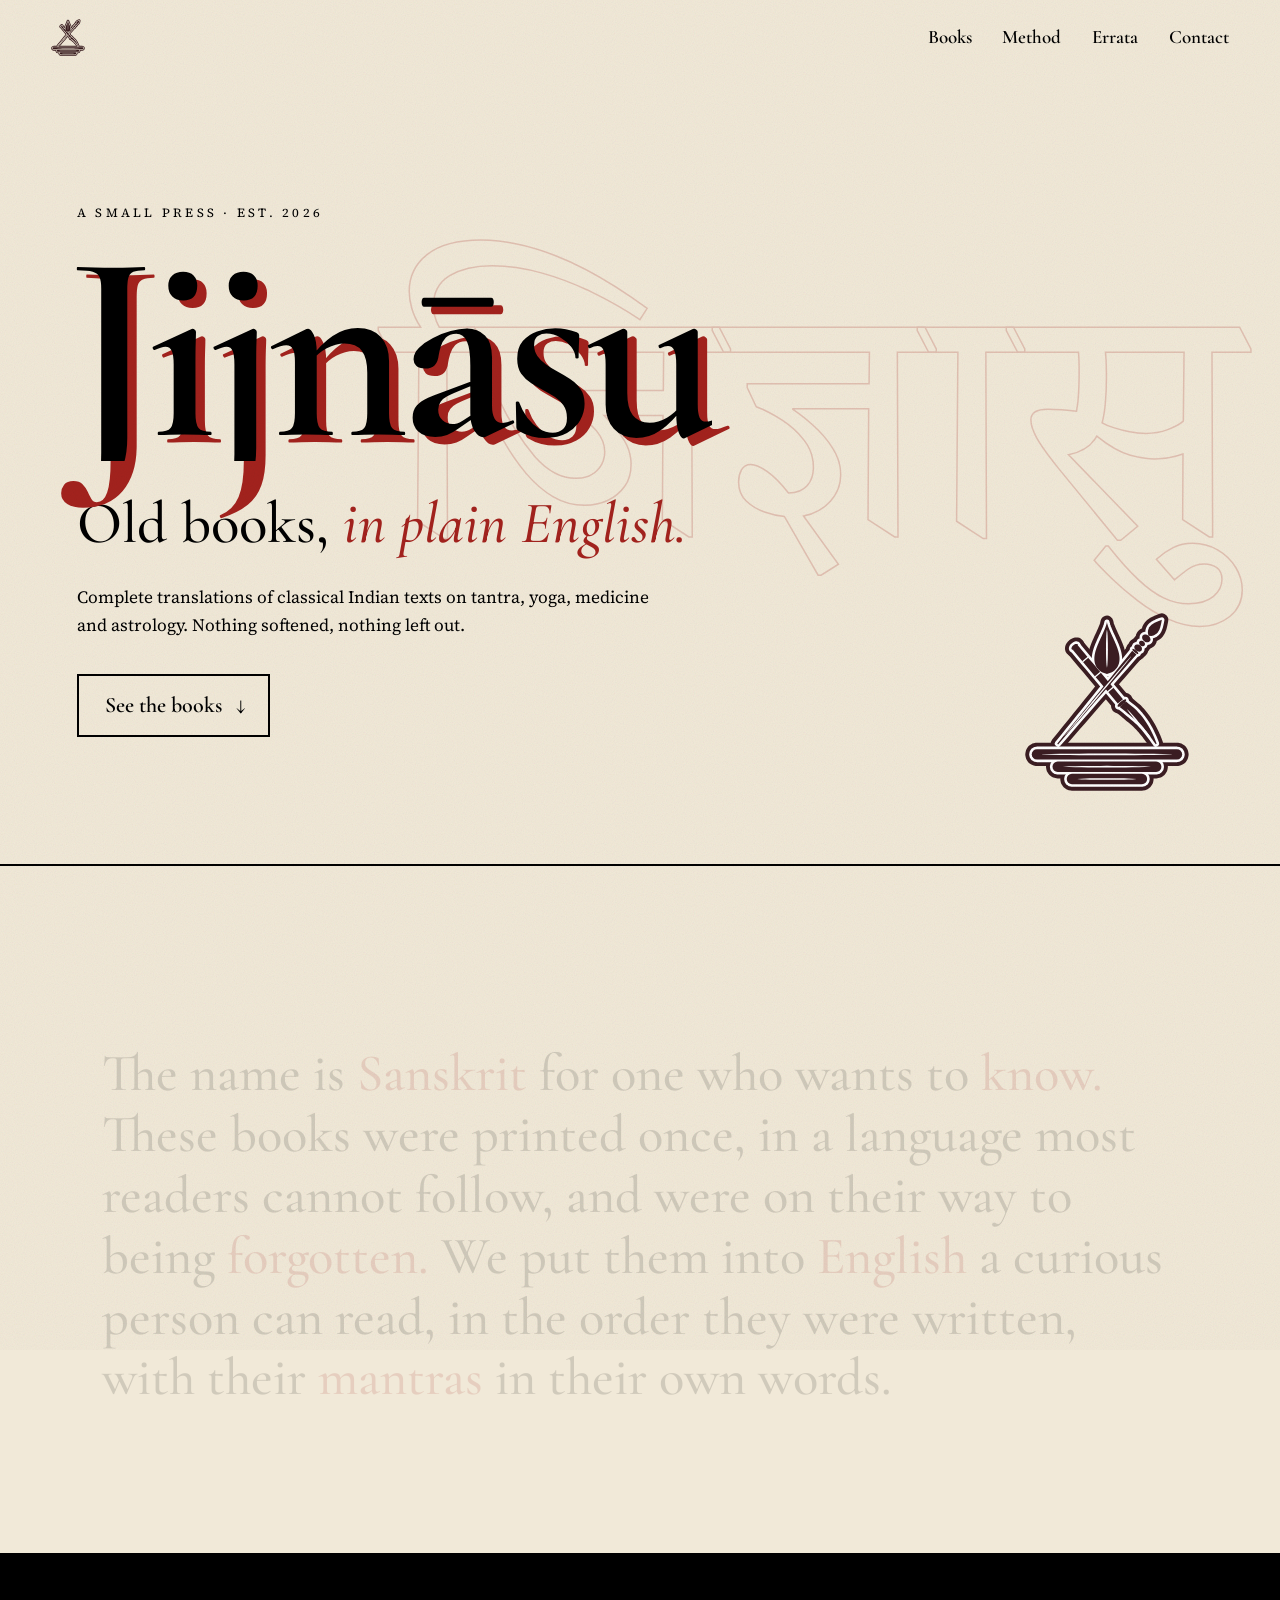
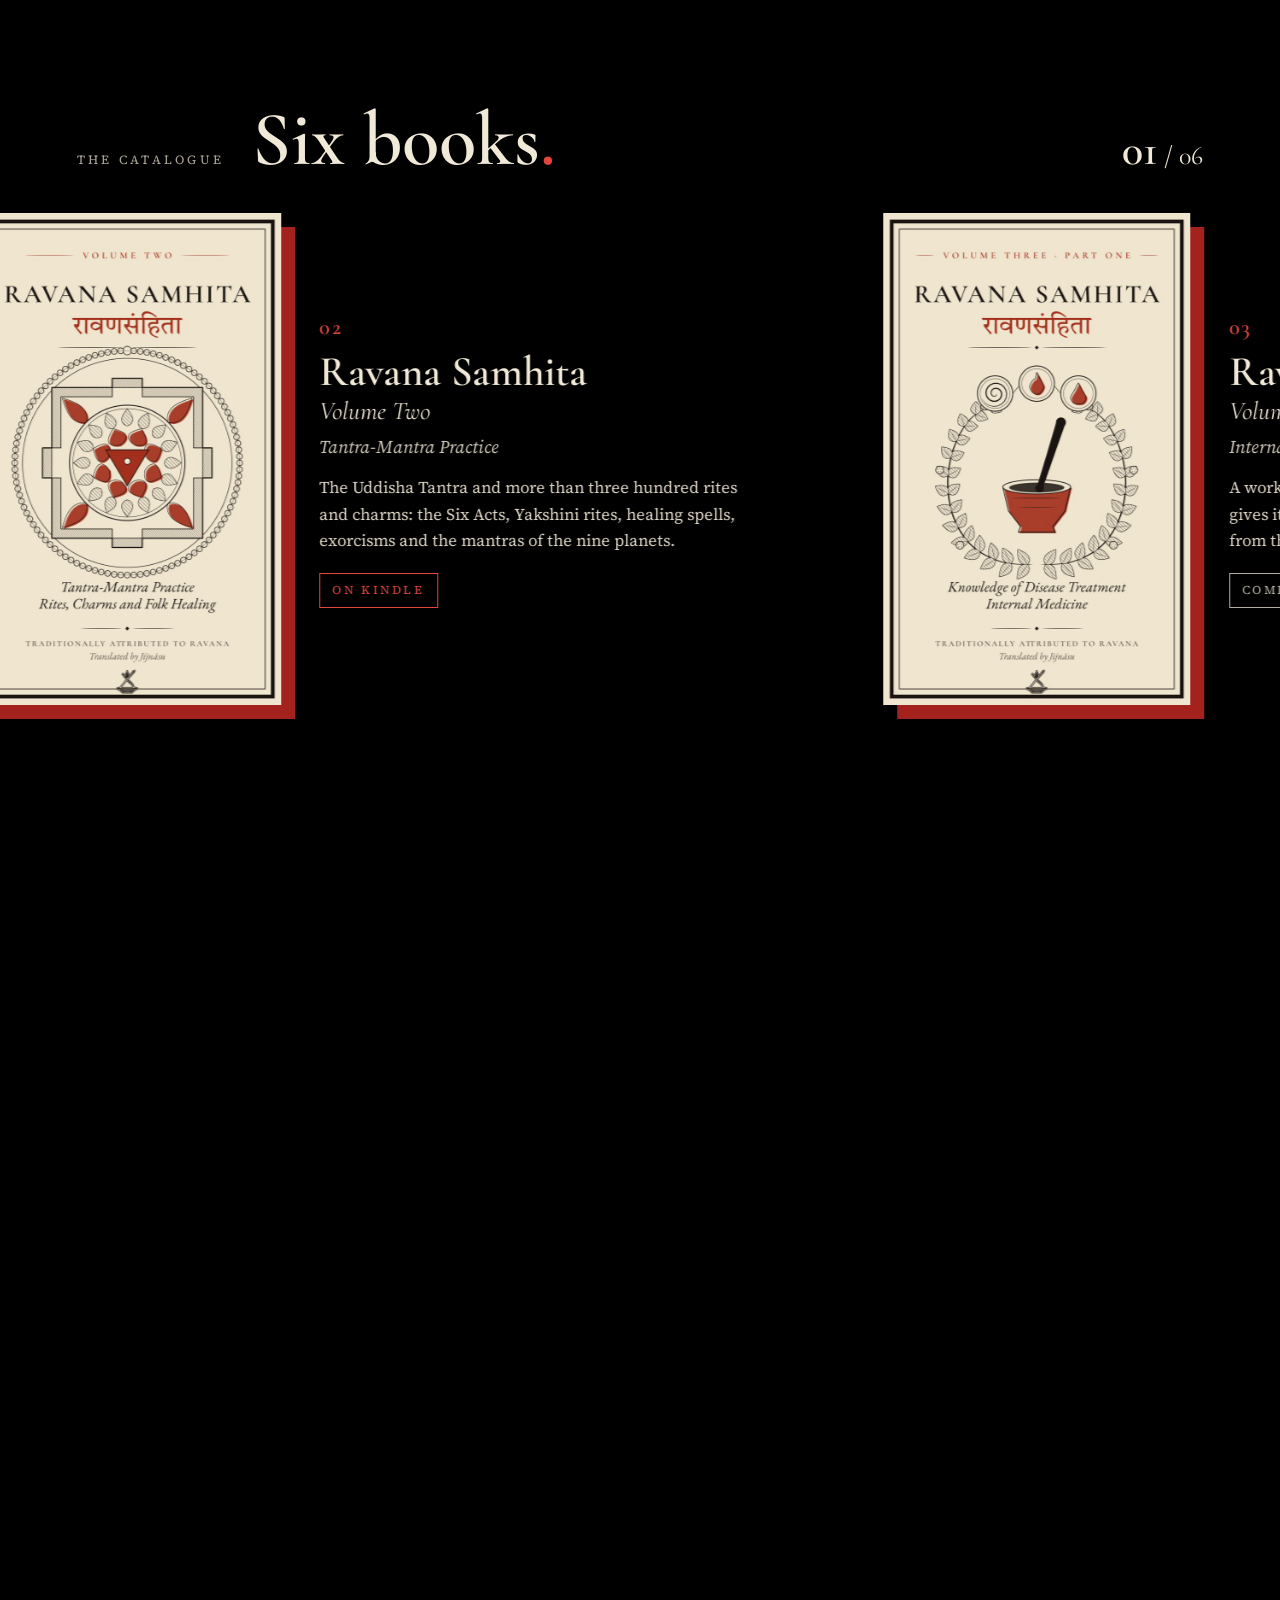
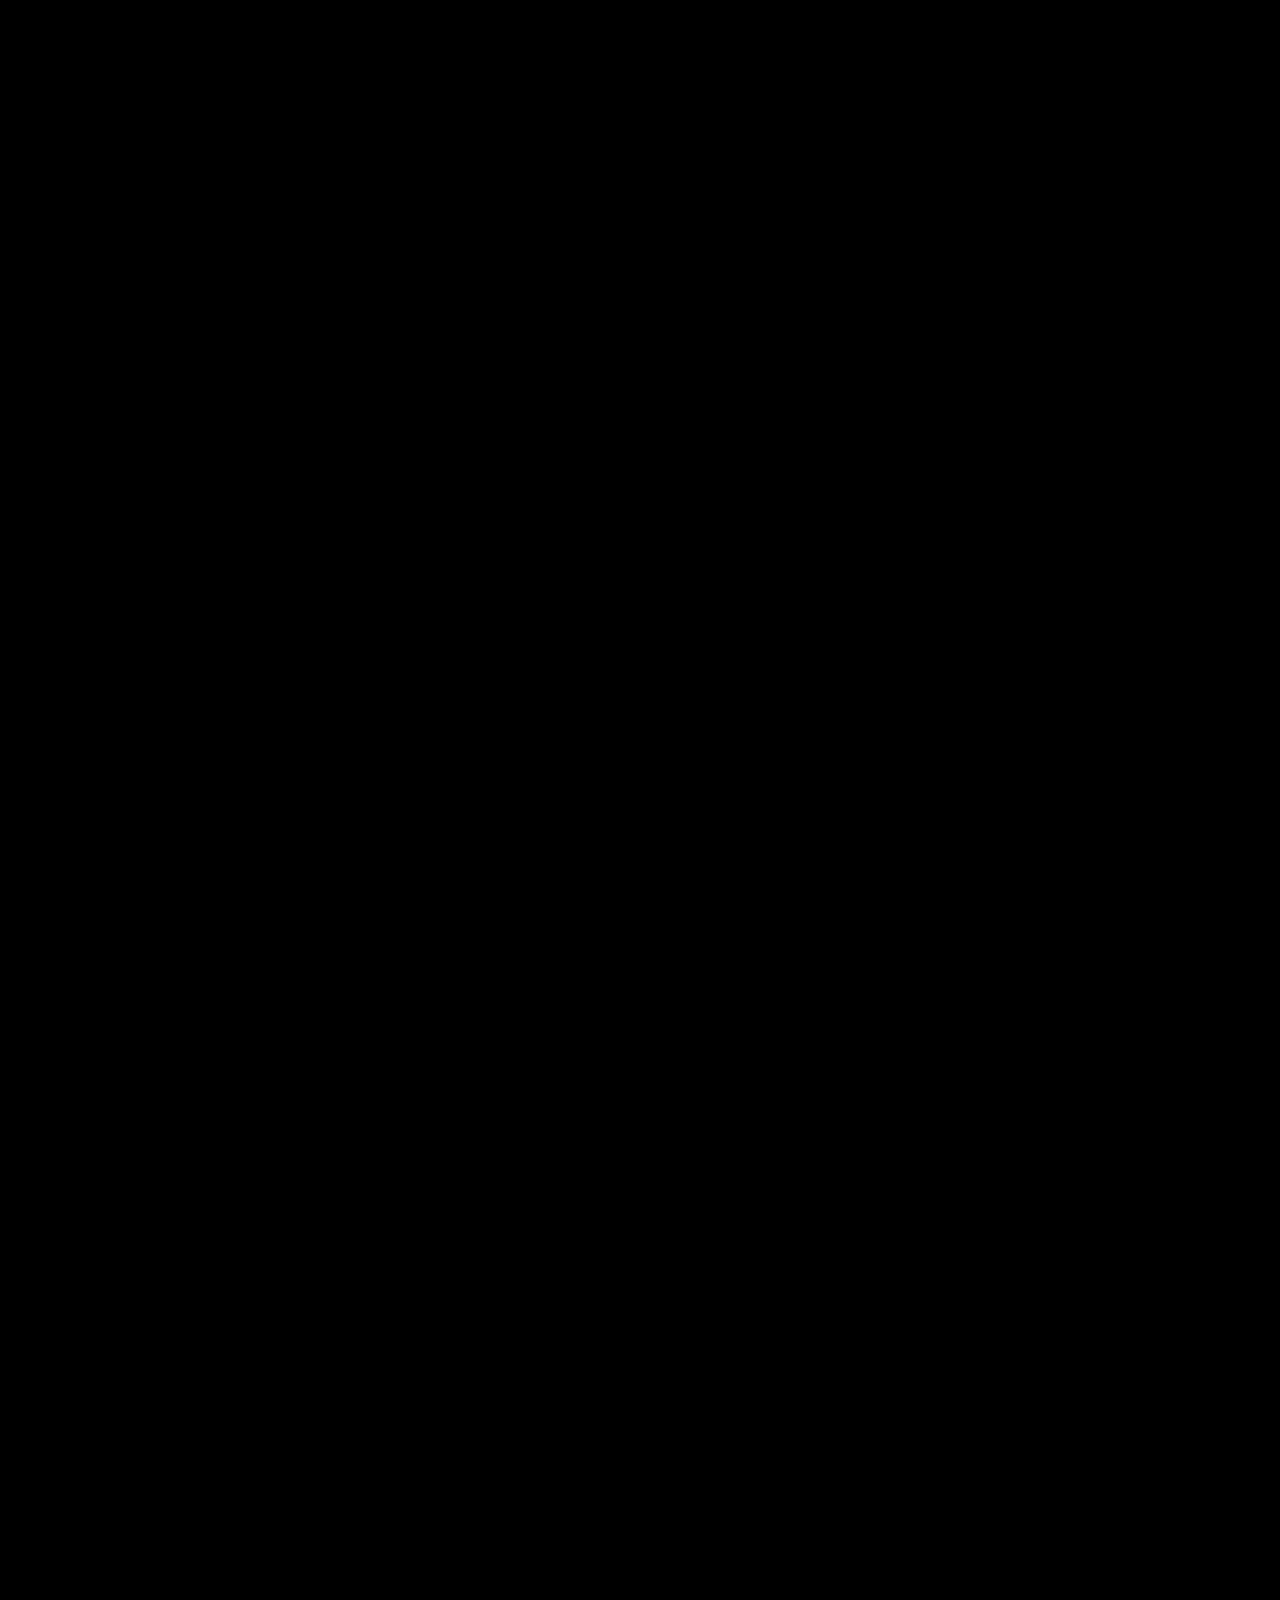
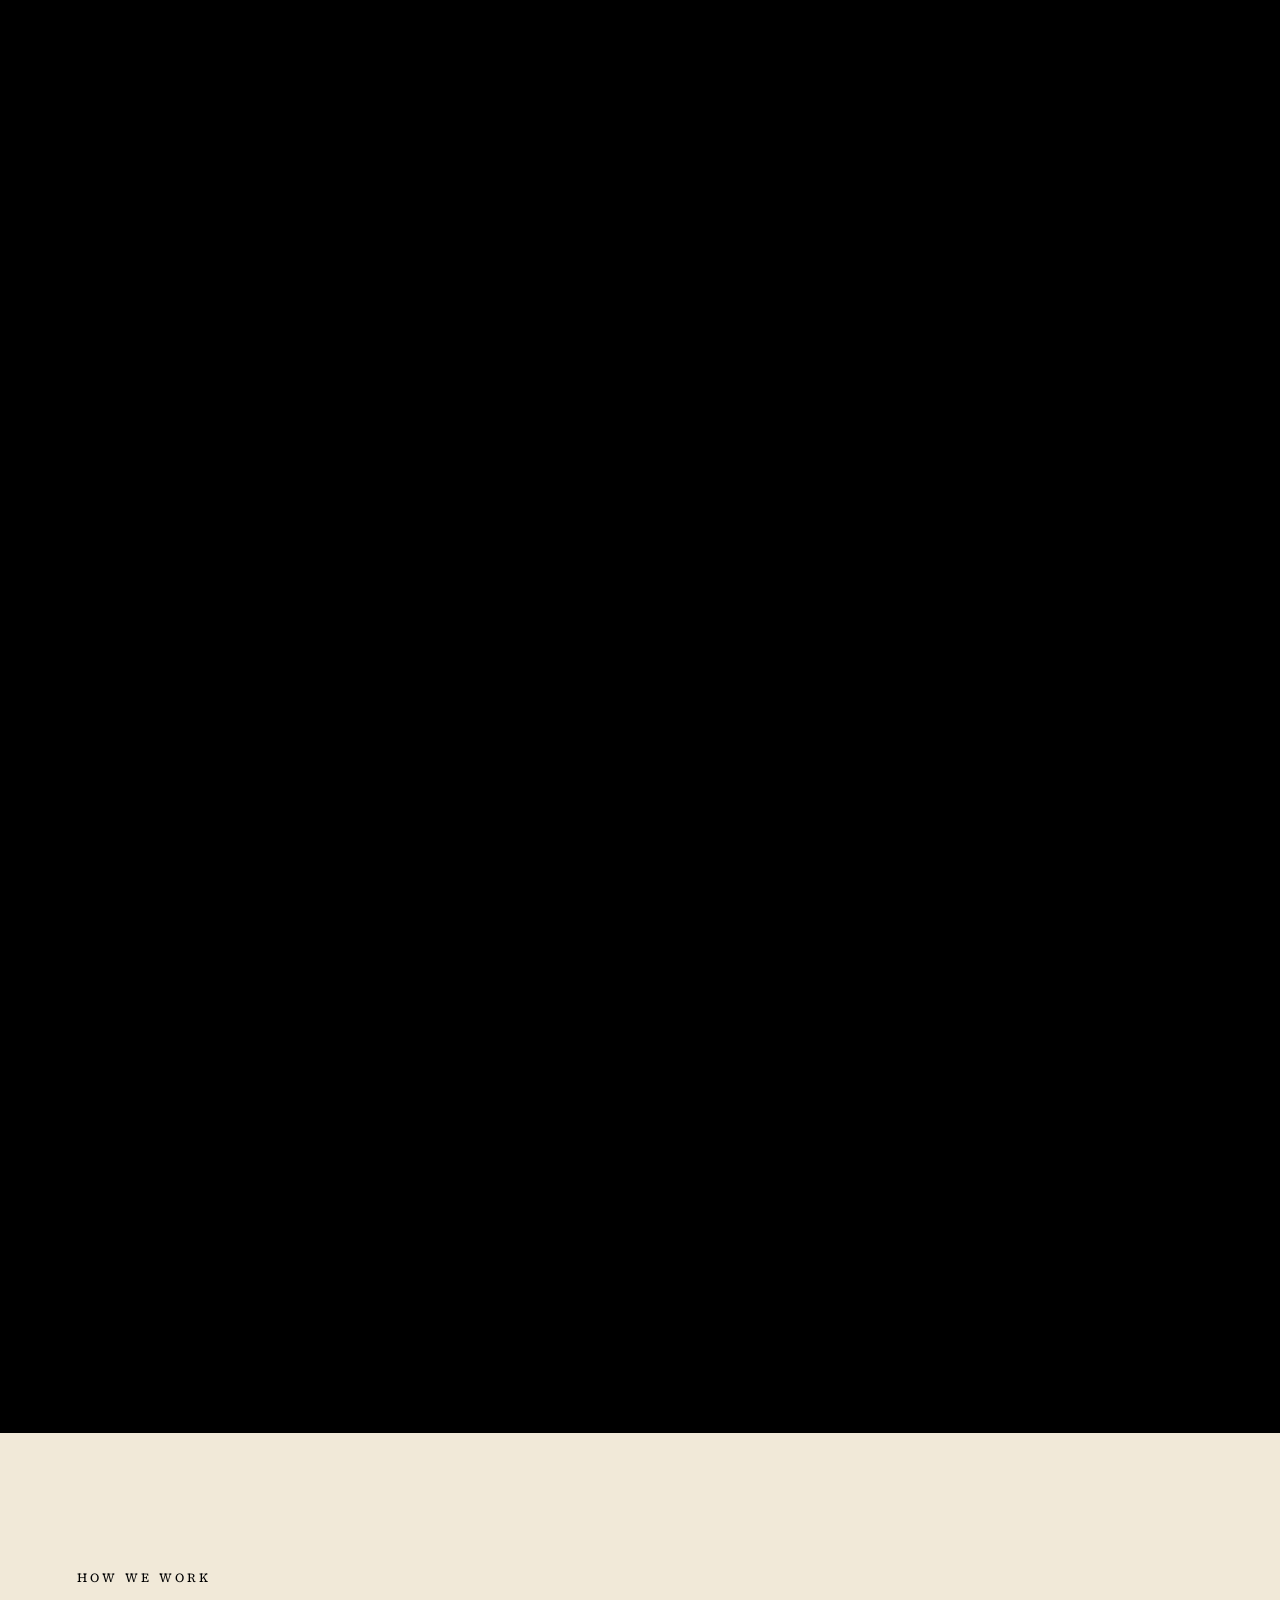
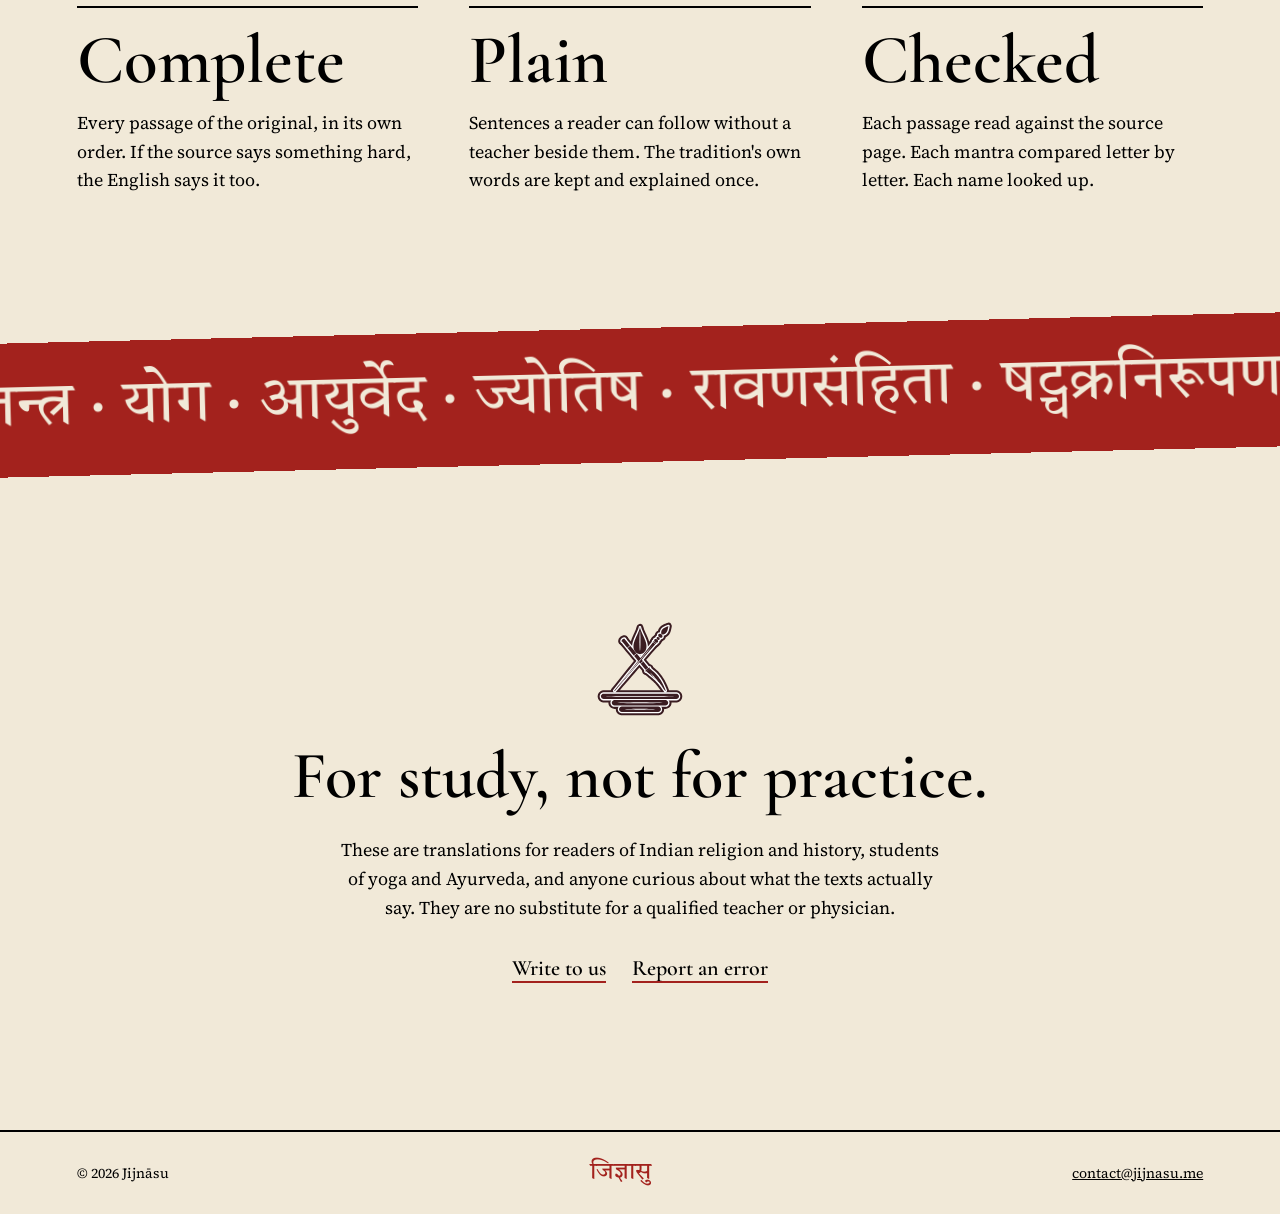
<file: index.html>
<!doctype html>
<html lang="en">
<head>
<meta charset="utf-8">
<meta name="viewport" content="width=device-width, initial-scale=1">
<title>Jijnāsu: classical Indian texts in plain English</title>
<meta name="description" content="Jijnāsu publishes complete, plain-English translations of classical Indian texts: the Ravana Samhita and the Sat Chakra Nirupana.">
<link rel="icon" href="assets/mark.svg">
<link rel="preconnect" href="https://fonts.googleapis.com">
<link rel="preconnect" href="https://fonts.gstatic.com" crossorigin>
<link href="https://fonts.googleapis.com/css2?family=Cormorant+Garamond:ital,wght@0,400;0,500;0,600;0,700;1,400;1,500&family=Source+Serif+4:ital,opsz,wght@0,8..60,400;0,8..60,600;1,8..60,400&family=Tiro+Devanagari+Sanskrit&display=swap" rel="stylesheet">
<link rel="stylesheet" href="site.css">
</head>
<body>
<div class="grain" aria-hidden="true"></div>
<div class="progress" aria-hidden="true"><i></i></div>

<header class="top">
  <a class="top-mark" href="#" aria-label="Jijnāsu, home"><img src="assets/mark.svg" alt=""></a>
  <nav>
    <a href="#books">Books</a>
    <a href="#method">Method</a>
    <a href="errata.html">Errata</a>
    <a href="contact.html">Contact</a>
  </nav>
</header>

<main>

<section class="hero">
  <p class="hero-deva" aria-hidden="true">जिज्ञासु</p>
  <div class="hero-in">
    <p class="eyebrow reveal" style="--d:.1s">A small press · est. 2026</p>
    <h1 class="plate" data-text="Jijnāsu"><span>Jijnāsu</span></h1>
    <p class="hero-line reveal" style="--d:.9s">Old books, <em>in plain English.</em></p>
    <p class="hero-sub reveal" style="--d:1.1s">Complete translations of classical Indian texts on tantra, yoga, medicine and astrology. Nothing softened, nothing left out.</p>
    <a class="cta reveal" style="--d:1.3s" href="#books"><span>See the books</span><i aria-hidden="true">↓</i></a>
  </div>
  <img class="hero-mark" src="assets/mark.svg" alt="" aria-hidden="true">
  <div class="rule-x" aria-hidden="true"></div>
</section>

<section class="say">
  <p class="say-text" data-words>The name is Sanskrit for one who wants to know. These books were printed once, in a language most readers cannot follow, and were on their way to being forgotten. We put them into English a curious person can read, in the order they were written, with their mantras in their own words.</p>
</section>

<section class="shelf" id="books">
  <div class="shelf-pin">
    <div class="shelf-head">
      <p class="eyebrow">The catalogue</p>
      <h2>Six books<span class="red">.</span></h2>
      <p class="shelf-count"><b id="idx">01</b><span> / 06</span></p>
    </div>
    <div class="track" id="track">

      <article class="book">
        <a class="cover" href="#" data-tilt><img src="assets/ravan-samhita-1.jpg" alt="Cover of Ravana Samhita, Volume One" loading="lazy"></a>
        <div class="meta">
          <p class="num">01</p>
          <h3>Ravana Samhita <i>Volume One</i></h3>
          <p class="sub">The Life Story of Ravana</p>
          <p class="desc">After the war, Rama asks how strong his enemy really was. The sage Agastya answers with Ravana's whole life: his lineage, his boons, his conquests and the curses that followed him.</p>
          <p class="status live">On Kindle</p>
        </div>
      </article>

      <article class="book">
        <a class="cover" href="#" data-tilt><img src="assets/ravan-samhita-2.jpg" alt="Cover of Ravana Samhita, Volume Two" loading="lazy"></a>
        <div class="meta">
          <p class="num">02</p>
          <h3>Ravana Samhita <i>Volume Two</i></h3>
          <p class="sub">Tantra-Mantra Practice</p>
          <p class="desc">The Uddisha Tantra and more than three hundred rites and charms: the Six Acts, Yakshini rites, healing spells, exorcisms and the mantras of the nine planets.</p>
          <p class="status live">On Kindle</p>
        </div>
      </article>

      <article class="book">
        <a class="cover" href="#" data-tilt><img src="assets/ravan-samhita-3a.jpg" alt="Cover of Ravana Samhita, Volume Three, Part One" loading="lazy"></a>
        <div class="meta">
          <p class="num">03</p>
          <h3>Ravana Samhita <i>Volume Three, Part One</i></h3>
          <p class="sub">Internal Medicine</p>
          <p class="desc">A working Ayurvedic formulary. It names each disease, gives its treatment, and lists the medicines one by one, from the fevers to the disorders of the heart.</p>
          <p class="status">Coming soon</p>
        </div>
      </article>

      <article class="book">
        <a class="cover" href="#" data-tilt><img src="assets/ravan-samhita-3b.jpg" alt="Cover of Ravana Samhita, Volume Three, Part Two" loading="lazy"></a>
        <div class="meta">
          <p class="num">04</p>
          <h3>Ravana Samhita <i>Volume Three, Part Two</i></h3>
          <p class="sub">Wounds, Skin, Senses, Women and Children</p>
          <p class="desc">The rest of the physician's art: wounds and fractures, the long run of skin diseases, the eye and ear, childbirth, poisons, and rejuvenation.</p>
          <p class="status">Coming soon</p>
        </div>
      </article>

      <article class="book">
        <a class="cover" href="#" data-tilt><img src="assets/ravan-samhita-4.jpg" alt="Cover of Ravana Samhita, Volume Four" loading="lazy"></a>
        <div class="meta">
          <p class="num">05</p>
          <h3>Ravana Samhita <i>Volume Four</i></h3>
          <p class="sub">The Science of Time</p>
          <p class="desc">A complete reference of Indian astrology: signs, houses and planets, every conjunction, the yogas of kings, and the dashas that time a life.</p>
          <p class="status">Coming soon</p>
        </div>
      </article>

      <article class="book">
        <a class="cover" href="#" data-tilt><img src="assets/satcakra-nirupanam.jpg" alt="Cover of Sat Chakra Nirupana" loading="lazy"></a>
        <div class="meta">
          <p class="num">06</p>
          <h3>Sat Chakra Nirupana</h3>
          <p class="sub">The Six Chakras and Kundalini Yoga</p>
          <p class="desc">The classical source of the six-chakra system. All 55 verses with the traditional commentary, and ten new illustrations of the channels and lotuses.</p>
          <p class="status">Coming soon</p>
        </div>
      </article>

    </div>
  </div>
</section>

<section class="method" id="method">
  <p class="eyebrow">How we work</p>
  <div class="cols">
    <div class="col io"><span class="big">Complete</span><p>Every passage of the original, in its own order. If the source says something hard, the English says it too.</p></div>
    <div class="col io"><span class="big">Plain</span><p>Sentences a reader can follow without a teacher beside them. The tradition's own words are kept and explained once.</p></div>
    <div class="col io"><span class="big">Checked</span><p>Each passage read against the source page. Each mantra compared letter by letter. Each name looked up.</p></div>
  </div>
</section>

<section class="band" aria-hidden="true">
  <div class="marquee"><span>तन्त्र · योग · आयुर्वेद · ज्योतिष · रावणसंहिता · षट्चक्रनिरूपण · </span><span>तन्त्र · योग · आयुर्वेद · ज्योतिष · रावणसंहिता · षट्चक्रनिरूपण · </span></div>
</section>

<section class="note io">
  <img src="assets/mark.svg" alt="">
  <h2>For study, not for practice.</h2>
  <p>These are translations for readers of Indian religion and history, students of yoga and Ayurveda, and anyone curious about what the texts actually say. They are no substitute for a qualified teacher or physician.</p>
  <p class="links"><a href="contact.html">Write to us</a><a href="errata.html">Report an error</a></p>
</section>

</main>

<footer class="foot">
  <p>© <span id="year"></span> Jijnāsu</p>
  <p class="foot-deva">जिज्ञासु</p>
  <p><a href="mailto:contact@jijnasu.me">contact@jijnasu.me</a></p>
</footer>

<script src="site.js"></script>
</body>
</html>
</file>
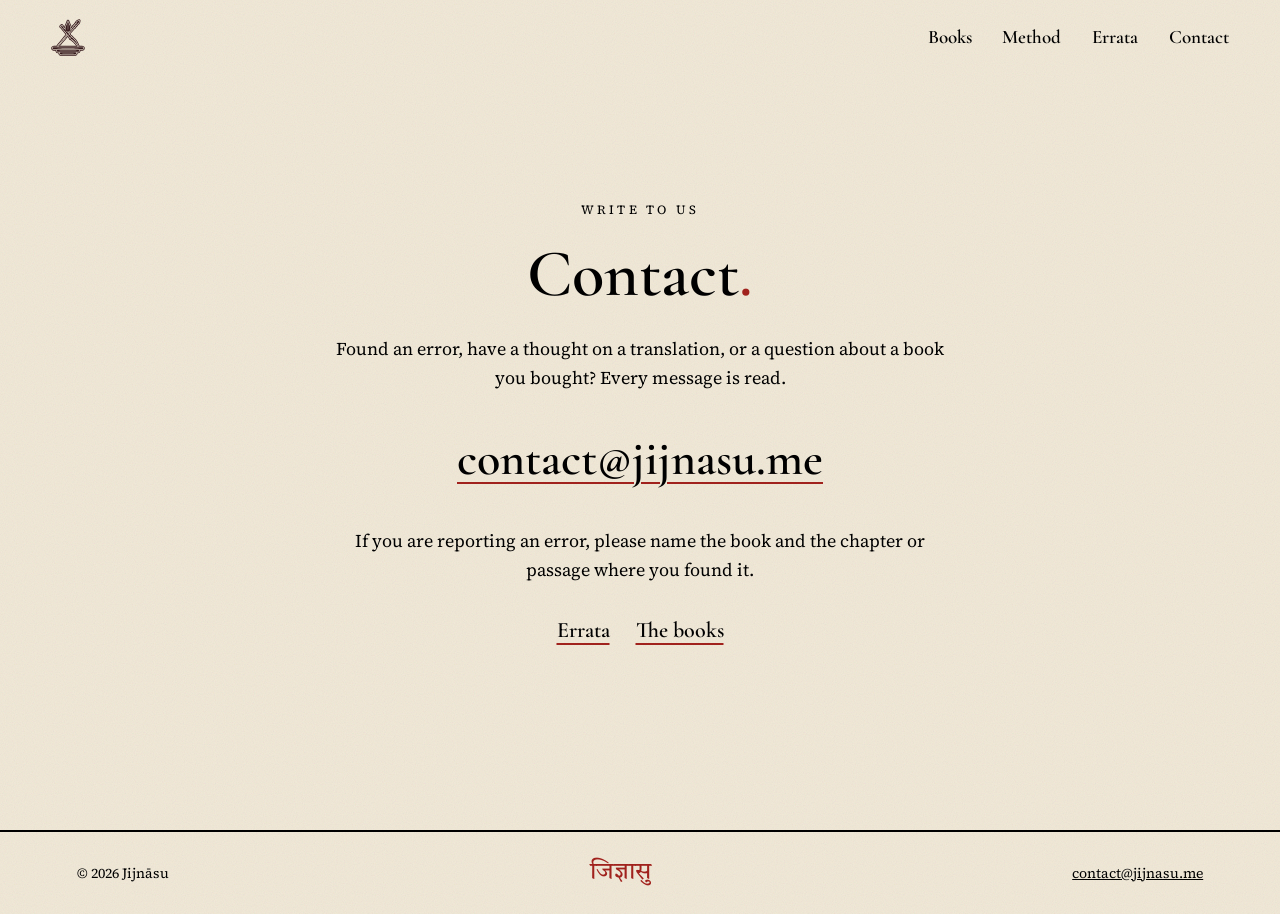
<file: contact.html>
<!doctype html>
<html lang="en">
<head>
<meta charset="utf-8">
<meta name="viewport" content="width=device-width, initial-scale=1">
<title>Contact: Jijnāsu</title>
<meta name="description" content="Write to Jijnāsu with corrections, feedback or questions about a published edition.">
<link rel="icon" href="assets/mark.svg">
<link rel="preconnect" href="https://fonts.googleapis.com">
<link rel="preconnect" href="https://fonts.gstatic.com" crossorigin>
<link href="https://fonts.googleapis.com/css2?family=Cormorant+Garamond:ital,wght@0,400;0,500;0,600;0,700;1,400;1,500&family=Source+Serif+4:ital,opsz,wght@0,8..60,400;0,8..60,600;1,8..60,400&family=Tiro+Devanagari+Sanskrit&display=swap" rel="stylesheet">
<link rel="stylesheet" href="site.css">
</head>
<body>
<div class="grain" aria-hidden="true"></div>

<header class="top">
  <a class="top-mark" href="index.html" aria-label="Jijnāsu, home"><img src="assets/mark.svg" alt=""></a>
  <nav>
    <a href="index.html#books">Books</a>
    <a href="index.html#method">Method</a>
    <a href="errata.html">Errata</a>
    <a href="contact.html">Contact</a>
  </nav>
</header>

<main>
<section class="note plain">
  <p class="eyebrow">Write to us</p>
  <h2>Contact<span class="red">.</span></h2>
  <p>Found an error, have a thought on a translation, or a question about a book you bought? Every message is read.</p>
  <p class="mail"><a href="mailto:contact@jijnasu.me">contact@jijnasu.me</a></p>
  <p>If you are reporting an error, please name the book and the chapter or passage where you found it.</p>
  <p class="links"><a href="errata.html">Errata</a><a href="index.html#books">The books</a></p>
</section>
</main>

<footer class="foot">
  <p>© <span id="year"></span> Jijnāsu</p>
  <p class="foot-deva">जिज्ञासु</p>
  <p><a href="mailto:contact@jijnasu.me">contact@jijnasu.me</a></p>
</footer>

<script>document.getElementById('year').textContent = new Date().getFullYear();</script>
</body>
</html>
</file>
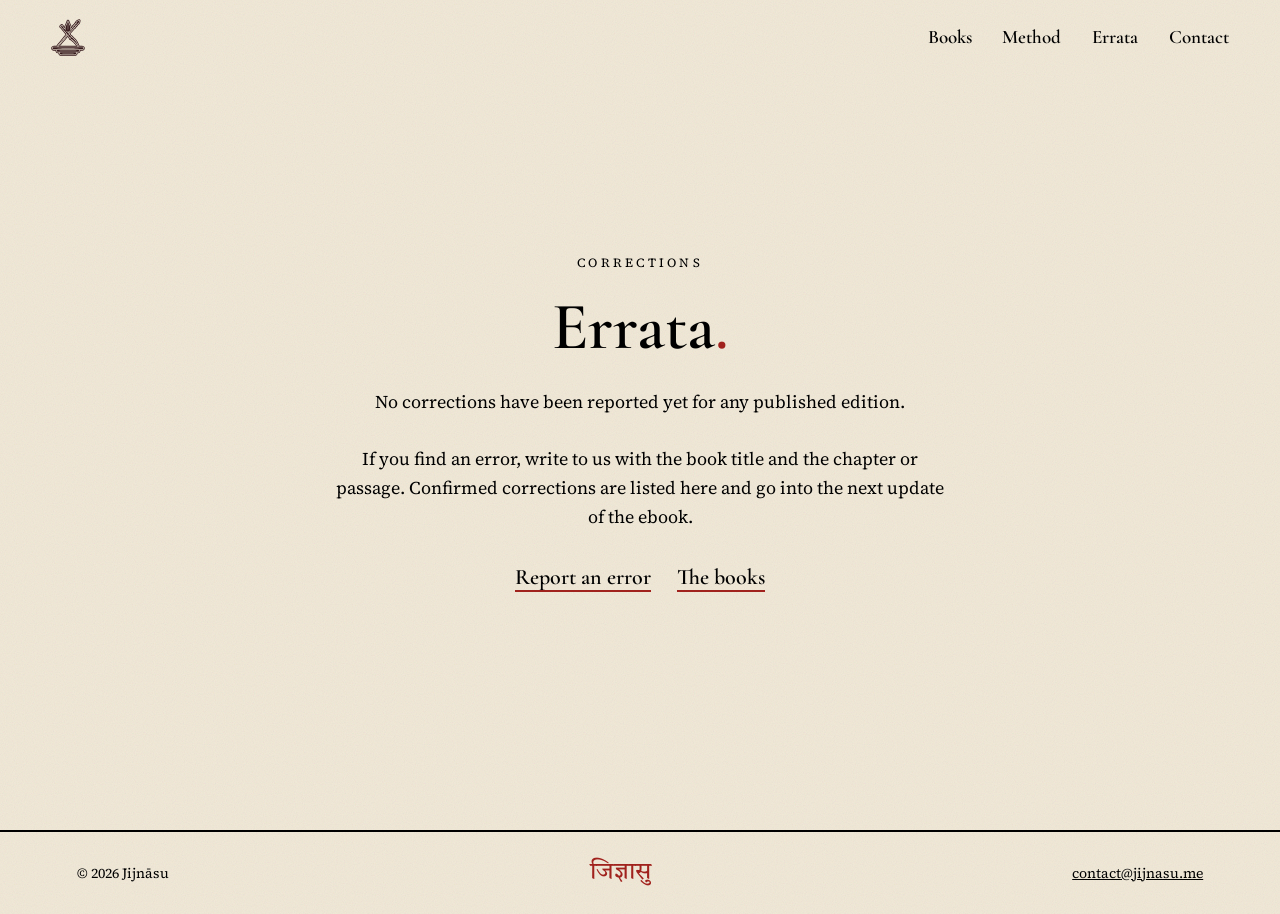
<file: errata.html>
<!doctype html>
<html lang="en">
<head>
<meta charset="utf-8">
<meta name="viewport" content="width=device-width, initial-scale=1">
<title>Errata: Jijnāsu</title>
<meta name="description" content="Corrections to published Jijnāsu editions, and how to report a new one.">
<link rel="icon" href="assets/mark.svg">
<link rel="preconnect" href="https://fonts.googleapis.com">
<link rel="preconnect" href="https://fonts.gstatic.com" crossorigin>
<link href="https://fonts.googleapis.com/css2?family=Cormorant+Garamond:ital,wght@0,400;0,500;0,600;0,700;1,400;1,500&family=Source+Serif+4:ital,opsz,wght@0,8..60,400;0,8..60,600;1,8..60,400&family=Tiro+Devanagari+Sanskrit&display=swap" rel="stylesheet">
<link rel="stylesheet" href="site.css">
</head>
<body>
<div class="grain" aria-hidden="true"></div>

<header class="top">
  <a class="top-mark" href="index.html" aria-label="Jijnāsu, home"><img src="assets/mark.svg" alt=""></a>
  <nav>
    <a href="index.html#books">Books</a>
    <a href="index.html#method">Method</a>
    <a href="errata.html">Errata</a>
    <a href="contact.html">Contact</a>
  </nav>
</header>

<main>
<section class="note plain">
  <p class="eyebrow">Corrections</p>
  <h2>Errata<span class="red">.</span></h2>
  <p>No corrections have been reported yet for any published edition.</p>
  <p>If you find an error, write to us with the book title and the chapter or passage. Confirmed corrections are listed here and go into the next update of the ebook.</p>
  <p class="links"><a href="mailto:contact@jijnasu.me">Report an error</a><a href="index.html#books">The books</a></p>
</section>
</main>

<footer class="foot">
  <p>© <span id="year"></span> Jijnāsu</p>
  <p class="foot-deva">जिज्ञासु</p>
  <p><a href="mailto:contact@jijnasu.me">contact@jijnasu.me</a></p>
</footer>

<script>document.getElementById('year').textContent = new Date().getFullYear();</script>
</body>
</html>
</file>
<file: site.css>
/* Jijnāsu: the "rubric" look of the covers. Cream paper, a black key plate, a red plate printed slightly
   out of register. Motion is the press at work: plates sliding into register, ink arriving. */
:root {
  --paper: #f1e9d8;
  --paper-2: #e9dfc9;
  --ink: #000;
  --red: #a3221d;
  --display: "Cormorant Garamond", "Georgia", serif;
  --text: "Source Serif 4", "Georgia", serif;
  --deva: "Tiro Devanagari Sanskrit", serif;
  --ease: cubic-bezier(.2, .8, .2, 1);
}
* { box-sizing: border-box; }
html { scroll-behavior: smooth; -webkit-text-size-adjust: 100%; }
body { margin: 0; background: var(--paper); color: var(--ink); font-family: var(--text); font-size: 18px; line-height: 1.6; overflow-x: hidden; }
::selection { background: var(--red); color: var(--paper); }
a { color: inherit; }
img { display: block; max-width: 100%; }
.red { color: var(--red); }

.grain { position: fixed; inset: -50%; z-index: 50; pointer-events: none; opacity: .11; mix-blend-mode: multiply;
  background-image: url("data:image/svg+xml,%3Csvg xmlns='http://www.w3.org/2000/svg' width='220' height='220'%3E%3Cfilter id='n'%3E%3CfeTurbulence type='fractalNoise' baseFrequency='.9' numOctaves='2'/%3E%3C/filter%3E%3Crect width='100%25' height='100%25' filter='url(%23n)'/%3E%3C/svg%3E"); }
.progress { position: fixed; left: 0; top: 0; right: 0; height: 3px; z-index: 60; }
.progress i { display: block; height: 100%; width: 100%; background: var(--red); transform-origin: 0 50%; transform: scaleX(var(--p, 0)); }

.top { position: fixed; z-index: 40; top: 0; left: 0; right: 0; display: flex; align-items: center; justify-content: space-between;
  padding: 18px clamp(18px, 4vw, 56px); mix-blend-mode: multiply; }
.top-mark img { width: 34px; transition: transform .6s var(--ease); }
.top-mark:hover img { transform: rotate(-8deg) scale(1.08); }
.top nav { display: flex; gap: clamp(14px, 2.4vw, 34px); font-family: var(--display); font-size: 19px; font-weight: 600; }
.top nav a { text-decoration: none; position: relative; padding: 4px 0; }
.top nav a::after { content: ""; position: absolute; left: 0; right: 0; bottom: 0; height: 2px; background: var(--red); transform: scaleX(0); transform-origin: 100% 50%; transition: transform .45s var(--ease); }
.top nav a:hover::after { transform: scaleX(1); transform-origin: 0 50%; }

.eyebrow { font-family: var(--text); font-size: 12.5px; letter-spacing: .26em; text-transform: uppercase; margin: 0 0 1.4em; }

/* ---------- hero ---------- */
.hero { min-height: 100svh; position: relative; display: grid; align-items: center; padding: 120px clamp(18px, 6vw, 96px) 80px; overflow: hidden; }
.hero-in { position: relative; z-index: 2; max-width: 980px; }
.plate { font-family: var(--display); font-weight: 600; font-size: clamp(88px, 21vw, 330px); line-height: .82; letter-spacing: -.035em; margin: 0 0 .12em -.04em; position: relative; }
.plate span { position: relative; z-index: 2; display: inline-block; clip-path: inset(0 100% 0 0); animation: ink 1.1s var(--ease) .35s forwards; }
.plate::before { content: attr(data-text); position: absolute; left: 0; top: 0; z-index: 1; color: var(--red);
  transform: translate(.11em, .07em); opacity: 0; animation: register 1.5s var(--ease) .15s forwards; }
@keyframes ink { to { clip-path: inset(0 0 0 0); } }
@keyframes register { 0% { opacity: 0; transform: translate(.34em, .2em); } 35% { opacity: 1; } 100% { opacity: 1; transform: translate(.035em, .028em); } }
.hero-line { font-family: var(--display); font-size: clamp(30px, 4.6vw, 64px); line-height: 1.05; margin: 0 0 .5em; font-weight: 500; }
.hero-line em { color: var(--red); font-style: italic; }
.hero-sub { max-width: 34em; margin: 0 0 2em; font-size: clamp(16px, 1.35vw, 20px); }
.cta { display: inline-flex; align-items: center; gap: 14px; text-decoration: none; font-family: var(--display); font-weight: 600; font-size: 22px;
  border: 2px solid var(--ink); padding: 12px 22px 12px 26px; position: relative; overflow: hidden; transition: color .45s var(--ease); }
.cta::before { content: ""; position: absolute; inset: 0; background: var(--ink); transform: translateY(101%); transition: transform .5s var(--ease); }
.cta:hover { color: var(--paper); }
.cta:hover::before { transform: none; }
.cta span, .cta i { position: relative; font-style: normal; }
.cta i { animation: bob 1.8s ease-in-out infinite; }
@keyframes bob { 50% { transform: translateY(5px); } }
.hero-deva { position: absolute; right: clamp(8px, 3vw, 48px); top: 50%; z-index: 1; margin: 0; font-family: var(--deva); font-size: clamp(120px, 26vw, 420px);
  line-height: 1; color: transparent; -webkit-text-stroke: 1.5px var(--red); opacity: .2; transform: translateY(calc(-50% + var(--sy, 0) * -.18px)); white-space: nowrap; pointer-events: none; }
.hero-mark { position: absolute; right: clamp(18px, 7vw, 120px); bottom: clamp(60px, 12vh, 140px); width: clamp(90px, 13vw, 190px); z-index: 2;
  transform: translate(calc(var(--mx, 0) * -14px), calc(var(--my, 0) * -14px + var(--sy, 0) * .12px)) rotate(calc(var(--mx, 0) * 3deg)); transition: transform .5s var(--ease);
  animation: fade 1.2s var(--ease) 1.2s both; }
.rule-x { position: absolute; left: 0; right: 0; bottom: 34px; height: 2px; background: var(--ink); transform: scaleX(0); transform-origin: 0 50%; animation: draw 1.4s var(--ease) 1.2s forwards; }
@keyframes draw { to { transform: scaleX(1); } }
@keyframes fade { from { opacity: 0; } }
.reveal { opacity: 0; transform: translateY(26px); animation: up .9s var(--ease) var(--d, 0s) forwards; }
@keyframes up { to { opacity: 1; transform: none; } }

/* ---------- statement ---------- */
.say { padding: clamp(90px, 16vh, 200px) clamp(18px, 8vw, 150px); }
.say-text { font-family: var(--display); font-weight: 500; font-size: clamp(28px, 4.1vw, 62px); line-height: 1.16; margin: 0; max-width: 22em; }
.say-text .w { opacity: .13; transition: opacity .5s linear, color .5s linear; }
.say-text .w.on { opacity: 1; }
.say-text .w.hot { color: var(--red); }

/* ---------- shelf: vertical scroll drives a horizontal track ---------- */
.shelf { height: 520vh; position: relative; background: var(--ink); color: var(--paper); }
.shelf-pin { position: sticky; top: 0; height: 100svh; overflow: hidden; display: flex; flex-direction: column; justify-content: center; }
.shelf-head { display: flex; align-items: baseline; gap: 28px; padding: 0 clamp(18px, 6vw, 96px); margin-bottom: clamp(14px, 3vh, 36px); }
.shelf-head h2 { font-family: var(--display); font-weight: 600; font-size: clamp(40px, 6vw, 92px); line-height: 1; margin: 0; flex: 1; }
.shelf-head .eyebrow { margin: 0; color: var(--paper); opacity: .7; }
.shelf-head .red, .book .num, .status.live { color: #e2463f; }
.shelf-count { font-family: var(--display); font-size: 26px; margin: 0; }
.shelf-count b { font-weight: 600; font-size: 44px; }
.track { display: flex; gap: clamp(40px, 7vw, 130px); padding: 0 clamp(18px, 6vw, 96px); will-change: transform; }
.book { flex: 0 0 auto; display: flex; gap: clamp(20px, 3vw, 48px); align-items: center; width: min(86vw, 820px); }
.cover { flex: 0 0 auto; width: clamp(170px, 24vw, 330px); perspective: 900px; display: block; }
.cover img { width: 100%; box-shadow: 14px 14px 0 #a3221d; transform: rotateY(calc(var(--rx, 0) * 1deg)) rotateX(calc(var(--ry, 0) * 1deg)); transition: transform .5s var(--ease), box-shadow .5s var(--ease); }
.cover:hover img { box-shadow: 22px 22px 0 #a3221d; }
.book .num { font-family: var(--display); font-size: 22px; font-weight: 600; margin: 0 0 6px; letter-spacing: .08em; }
.book h3 { font-family: var(--display); font-weight: 600; font-size: clamp(28px, 3.3vw, 50px); line-height: 1; margin: 0 0 8px; }
.book h3 i { display: block; font-weight: 400; font-size: .6em; margin-top: 6px; }
.book .sub { font-style: italic; margin: 0 0 14px; opacity: .85; }
.book .desc { margin: 0 0 18px; font-size: 16.5px; max-width: 26em; opacity: .92; }
.status { display: inline-block; font-size: 12px; letter-spacing: .22em; text-transform: uppercase; margin: 0; padding: 7px 12px; border: 1.5px solid currentColor; opacity: .75; }
.status.live { opacity: 1; }

/* ---------- method ---------- */
.method { padding: clamp(90px, 15vh, 180px) clamp(18px, 6vw, 96px); }
.cols { display: grid; grid-template-columns: repeat(3, 1fr); gap: clamp(24px, 4vw, 70px); }
.col { border-top: 2px solid var(--ink); padding-top: 18px; }
.col .big { font-family: var(--display); font-weight: 600; font-size: clamp(40px, 5.4vw, 84px); line-height: 1; display: block; margin-bottom: 14px; position: relative; }
.col:hover .big { color: var(--red); transition: color .4s; }
.col p { margin: 0; max-width: 22em; }
.io { opacity: 0; transform: translateY(40px); transition: opacity 1s var(--ease), transform 1s var(--ease); transition-delay: var(--d, 0s); }
.io.in { opacity: 1; transform: none; }
.cols .col:nth-child(2) { --d: .12s; } .cols .col:nth-child(3) { --d: .24s; }

/* ---------- band ---------- */
.band { background: var(--red); color: var(--paper); overflow: hidden; padding: 18px 0; transform: rotate(-1.4deg) scale(1.03); }
.marquee { display: flex; width: max-content; animation: slide 38s linear infinite; font-family: var(--deva); font-size: clamp(30px, 4.6vw, 66px); white-space: nowrap; }
@keyframes slide { to { transform: translateX(-50%); } }

/* ---------- note + footer ---------- */
.note { text-align: center; padding: clamp(100px, 18vh, 220px) 22px clamp(70px, 12vh, 140px); }
.note img { width: 86px; margin: 0 auto 26px; }
.note h2 { font-family: var(--display); font-weight: 600; font-size: clamp(36px, 5.2vw, 76px); line-height: 1.02; margin: 0 0 .4em; }
.note p { max-width: 34em; margin: 0 auto 1.6em; }
.links { display: flex; gap: 26px; justify-content: center; font-family: var(--display); font-weight: 600; font-size: 22px; }
.links a { text-decoration-color: var(--red); text-underline-offset: 6px; text-decoration-thickness: 2px; }
.foot { display: flex; justify-content: space-between; align-items: center; gap: 16px; padding: 22px clamp(18px, 6vw, 96px); border-top: 2px solid var(--ink); font-size: 14px; }
.foot p { margin: 0; }
.foot-deva { font-family: var(--deva); font-size: 24px; color: var(--red); }

.plain { min-height: calc(100svh - 70px); display: flex; flex-direction: column; justify-content: center; }
.mail a { font-family: var(--display); font-weight: 600; font-size: clamp(26px, 4vw, 48px); text-decoration-color: var(--red); text-underline-offset: 8px; text-decoration-thickness: 2px; overflow-wrap: anywhere; }
@media (max-width: 820px) {
  .top nav a:nth-child(2), .top nav a:nth-child(3) { display: none; }
  .hero-mark { position: static; margin-top: 34px; }
  .shelf { height: auto; }
  .shelf-pin { position: static; height: auto; padding: 80px 0; }
  .track { flex-direction: column; transform: none !important; gap: 70px; }
  .book { flex-direction: column; align-items: flex-start; width: auto; }
  .cover { width: min(64vw, 280px); }
  .shelf-count { display: none; }
  .cols { grid-template-columns: 1fr; }
  .foot { flex-direction: column; }
}
@media (prefers-reduced-motion: reduce) {
  *, *::before, *::after { animation-duration: .01s !important; animation-delay: 0s !important; transition-duration: .01s !important; }
  .say-text .w { opacity: 1; }
}
</file>
